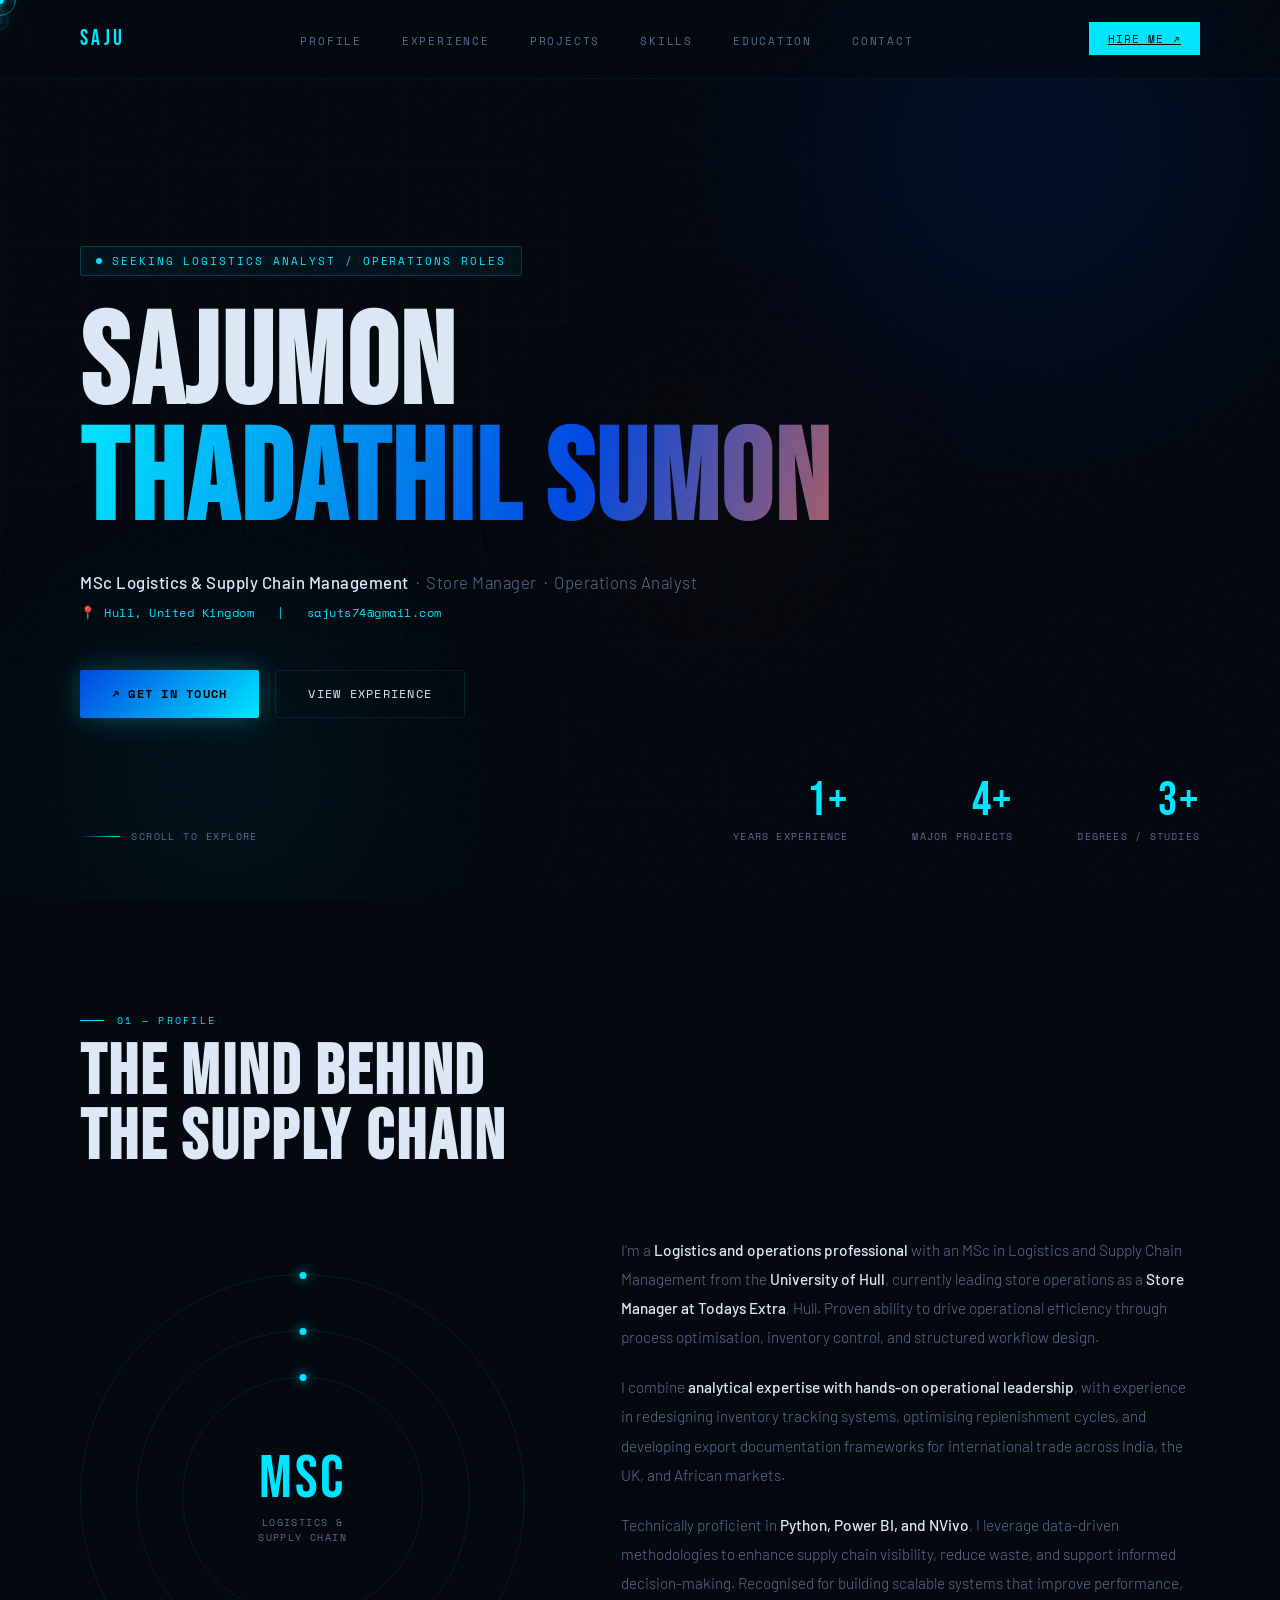
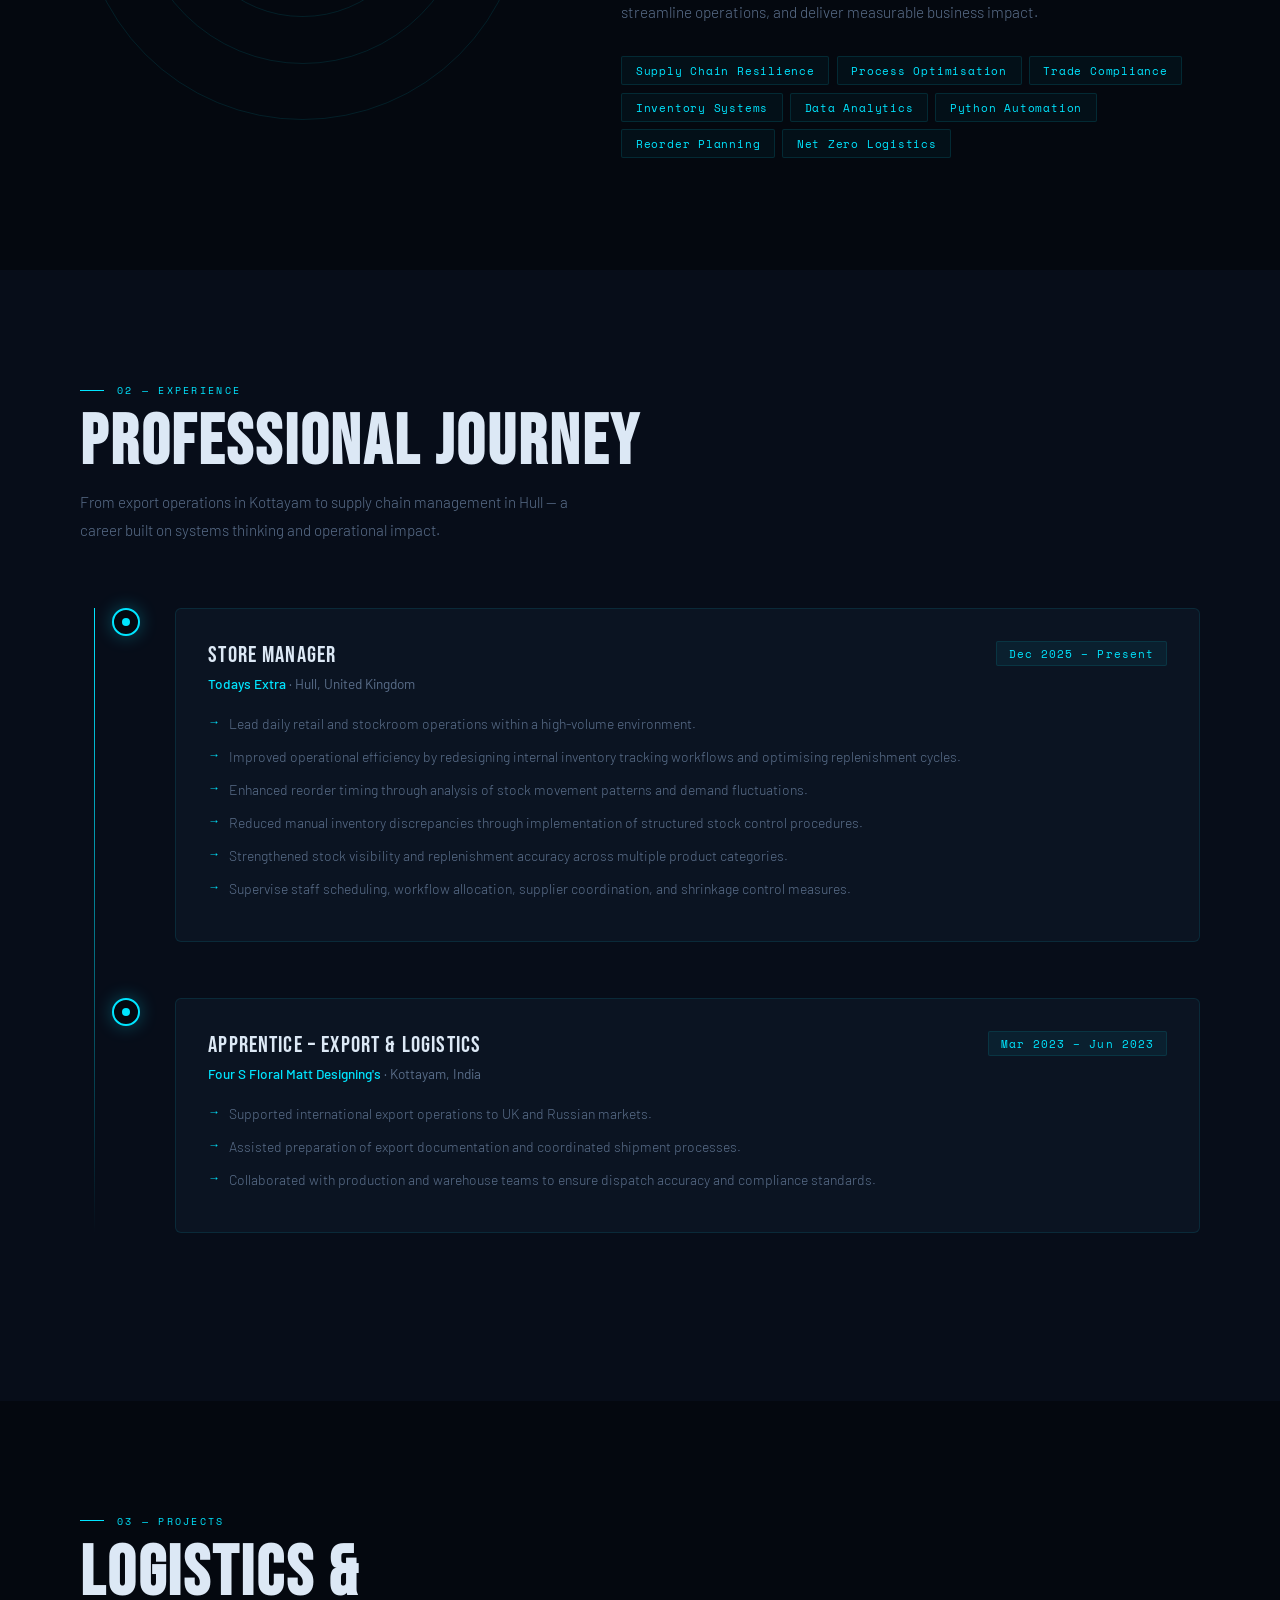
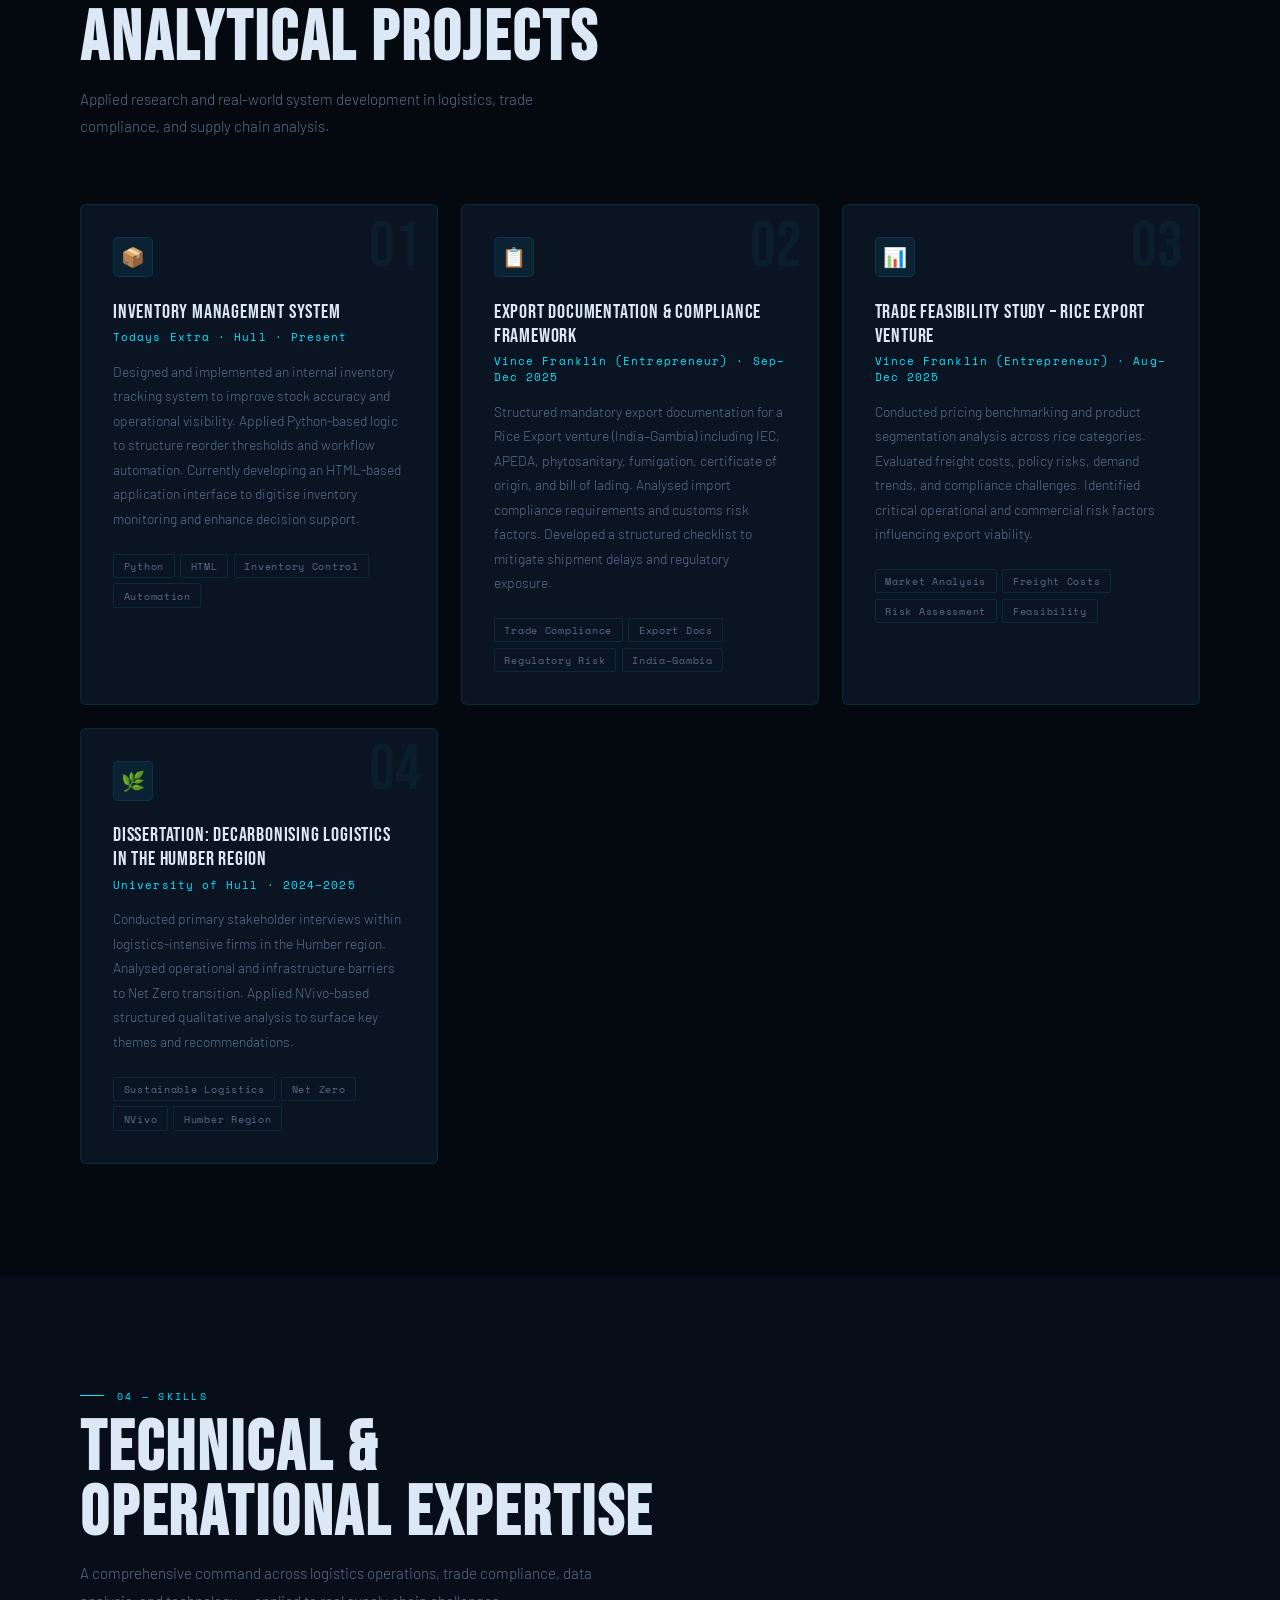
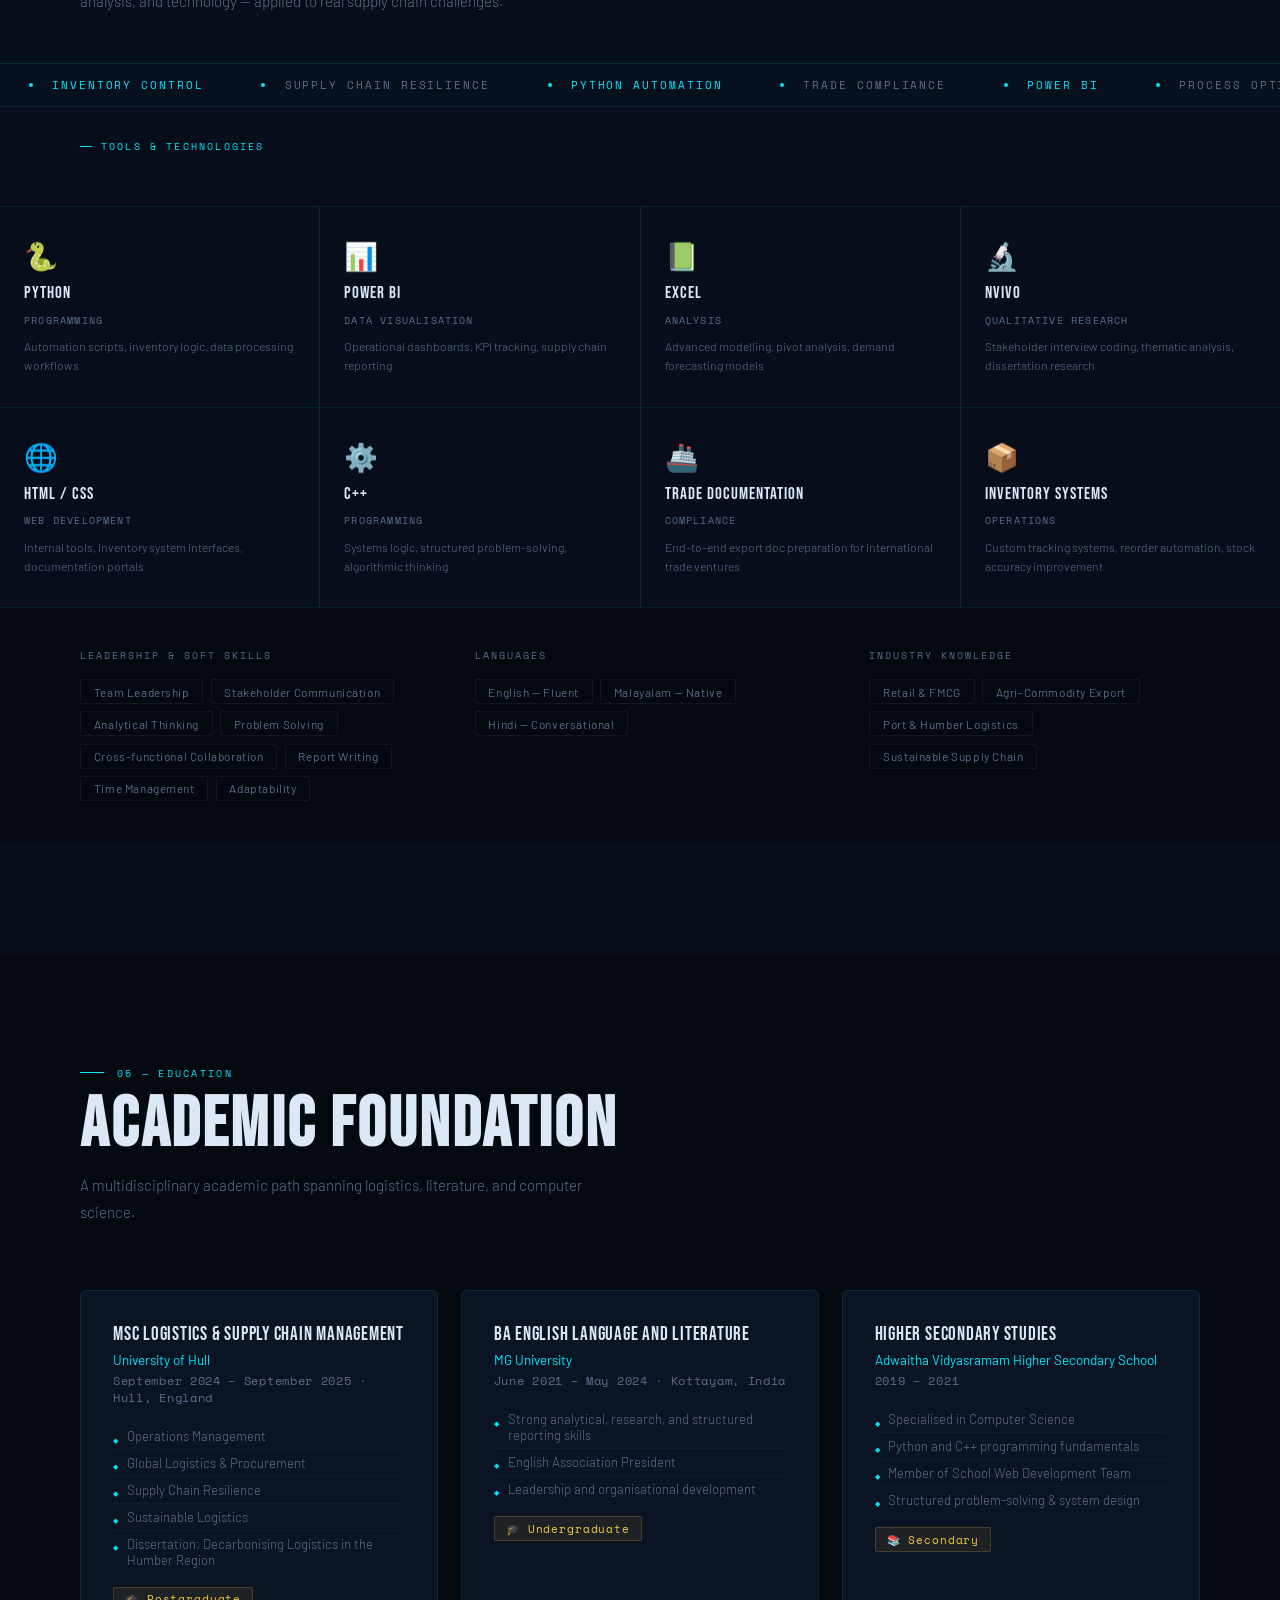
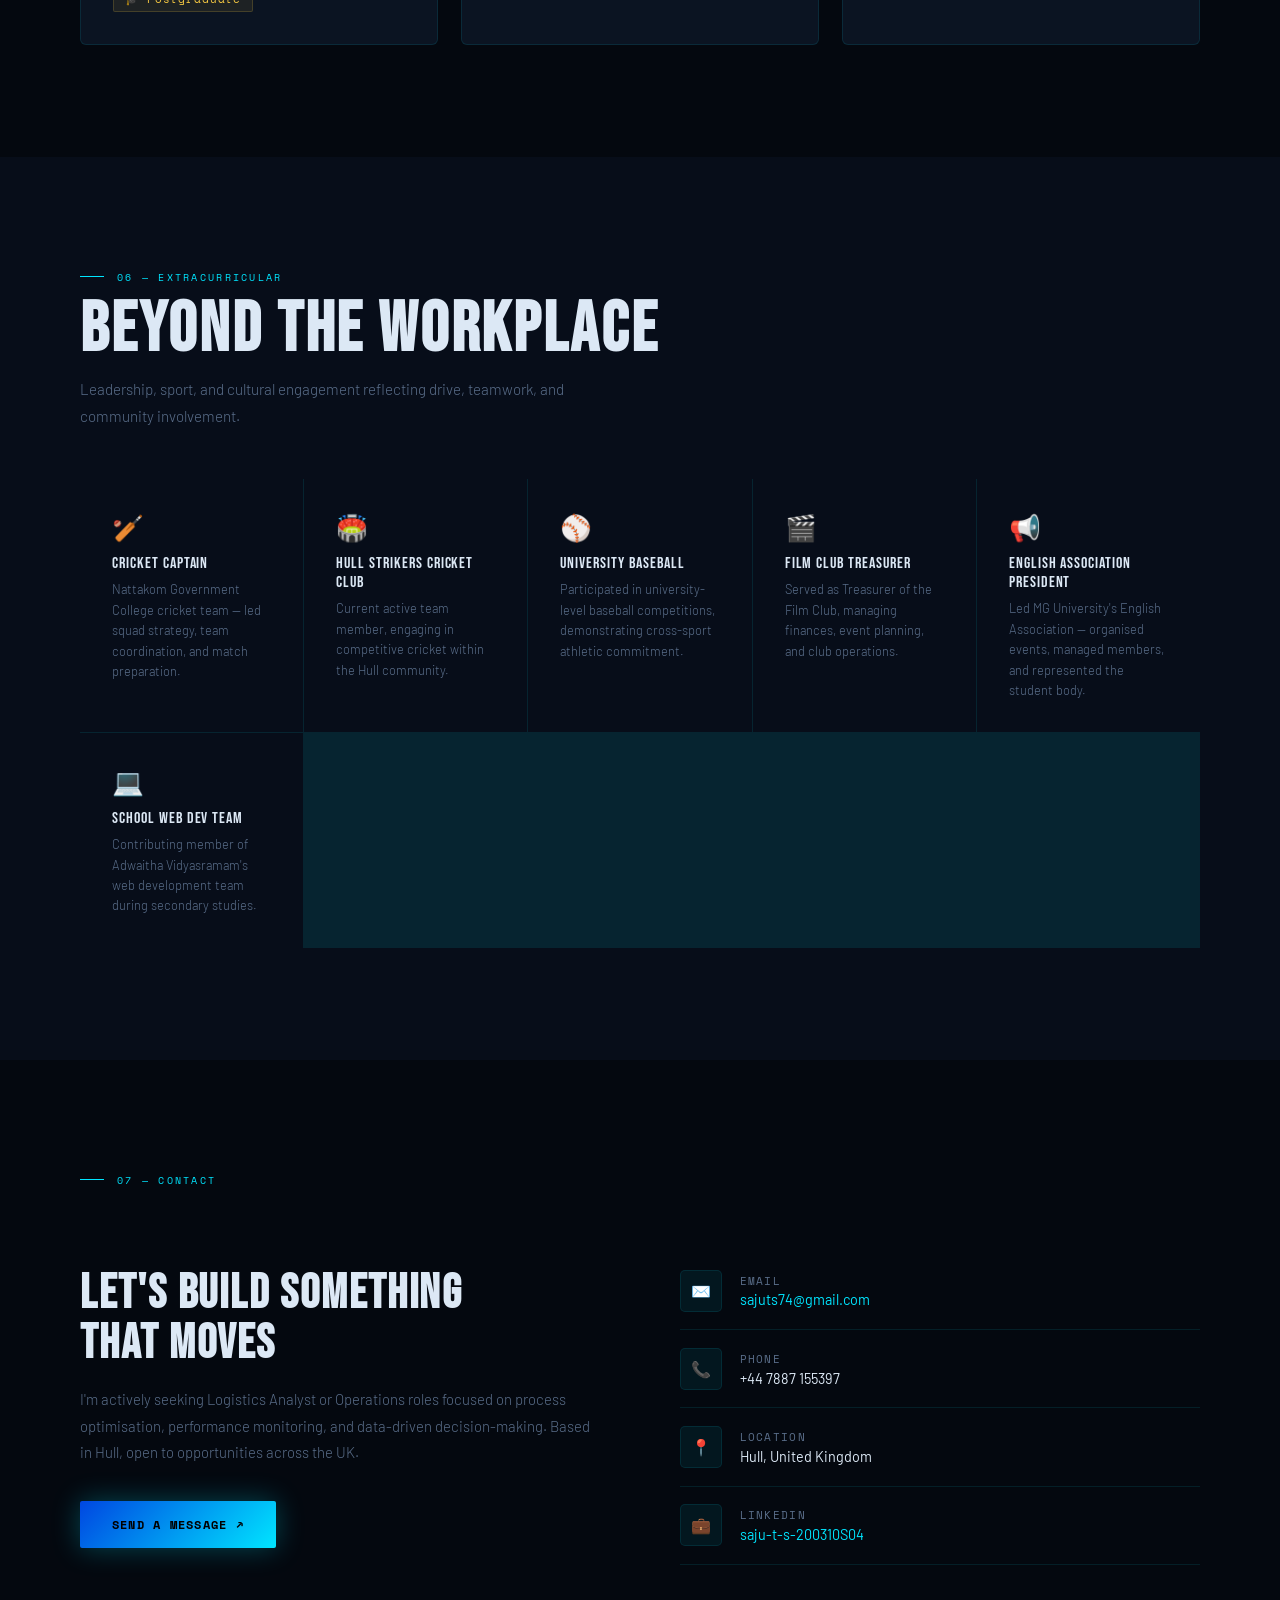
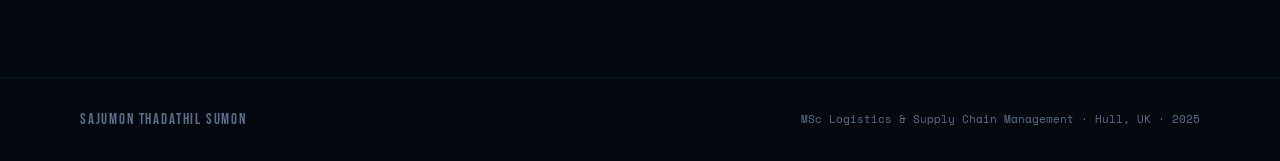
<file: index.html>
<!DOCTYPE html>
<html lang="en">

<head>
  <meta charset="UTF-8">
  <meta name="viewport" content="width=device-width, initial-scale=1.0">
  <title>Sajumon Thadathil Sumon</title>
  <meta property="og:image" content="https://raw.githubusercontent.com/sajuts/sajuts.github.io/main/img.png">
  <meta name="twitter:image" content="https://raw.githubusercontent.com/sajuts/sajuts.github.io/main/img.png">
  <link href="https://raw.githubusercontent.com/sajuts/sajuts.github.io/main/img.png" rel="icon">
  <link
    href="https://fonts.googleapis.com/css2?family=Bebas+Neue&family=Barlow:ital,wght@0,300;0,400;0,500;0,600;1,300&family=Space+Mono:wght@400;700&family=DM+Serif+Display:ital@0;1&display=swap"
    rel="stylesheet">
  <style>
    :root {
      --bg: #04080f;
      --surface: #070d19;
      --surface2: #0b1422;
      --surface3: #0f1a2e;
      --accent: #00e5ff;
      --accent2: #0047e1;
      --accent3: #ff6b2b;
      --gold: #f5c842;
      --text: #dce8f5;
      --muted: #5a6e8a;
      --border: rgba(0, 229, 255, 0.1);
      --border2: rgba(255, 255, 255, 0.05);
      --glow: 0 0 50px rgba(0, 229, 255, 0.12);
      --glow-strong: 0 0 80px rgba(0, 229, 255, 0.22);
    }

    *,
    *::before,
    *::after {
      box-sizing: border-box;
      margin: 0;
      padding: 0;
    }

    html {
      scroll-behavior: smooth;
    }

    body {
      font-family: 'Barlow', sans-serif;
      background: var(--bg);
      color: var(--text);
      overflow-x: hidden;
      cursor: none;
    }

    /* ========= CURSOR ========= */
    #cursor {
      width: 8px;
      height: 8px;
      background: var(--accent);
      border-radius: 50%;
      position: fixed;
      top: 0;
      left: 0;
      pointer-events: none;
      z-index: 9999;
      transform: translate(-50%, -50%);
      mix-blend-mode: screen;
      box-shadow: 0 0 12px var(--accent);
      transition: width .2s, height .2s;
    }

    #cursor-ring {
      width: 32px;
      height: 32px;
      border: 1px solid rgba(0, 229, 255, 0.45);
      border-radius: 50%;
      position: fixed;
      top: 0;
      left: 0;
      pointer-events: none;
      z-index: 9998;
      transform: translate(-50%, -50%);
      transition: width .3s, height .3s;
    }

    #cursor.hover {
      width: 16px;
      height: 16px;
    }

    #cursor-ring.hover {
      width: 48px;
      height: 48px;
    }

    /* ========= NOISE ========= */
    body::after {
      content: '';
      position: fixed;
      inset: 0;
      background-image: url("data:image/svg+xml,%3Csvg viewBox='0 0 256 256' xmlns='http://www.w3.org/2000/svg'%3E%3Cfilter id='n'%3E%3CfeTurbulence type='fractalNoise' baseFrequency='0.85' numOctaves='4' stitchTiles='stitch'/%3E%3C/filter%3E%3Crect width='100%25' height='100%25' filter='url(%23n)' opacity='0.04'/%3E%3C/svg%3E");
      pointer-events: none;
      z-index: 9990;
      opacity: 0.3;
    }

    /* ========= PROGRESS ========= */
    #progress {
      position: fixed;
      top: 0;
      left: 0;
      z-index: 500;
      height: 2px;
      background: linear-gradient(90deg, var(--accent2), var(--accent), var(--accent3));
      width: 0%;
      box-shadow: 0 0 10px var(--accent);
      transition: width .05s linear;
    }

    /* ========= NAV ========= */
    nav {
      position: fixed;
      top: 0;
      width: 100%;
      z-index: 200;
      padding: 1.4rem 5rem;
      display: flex;
      justify-content: space-between;
      align-items: center;
      background: rgba(4, 8, 15, 0.5);
      backdrop-filter: blur(28px);
      border-bottom: 1px solid rgba(0, 229, 255, 0.06);
      transition: padding .4s, background .4s;
    }

    nav.scrolled {
      padding: .8rem 5rem;
      background: rgba(4, 8, 15, 0.9);
    }

    .nav-logo {
      font-family: 'Bebas Neue', sans-serif;
      font-size: 1.4rem;
      color: var(--accent);
      letter-spacing: .15em;
      text-decoration: none;
    }

    .nav-links {
      display: flex;
      gap: 2.5rem;
      list-style: none;
    }

    .nav-links a {
      color: var(--muted);
      text-decoration: none;
      font-size: .7rem;
      letter-spacing: .16em;
      text-transform: uppercase;
      font-family: 'Space Mono', monospace;
      transition: color .3s;
      position: relative;
    }

    .nav-links a::after {
      content: '';
      position: absolute;
      bottom: -4px;
      left: 0;
      width: 0;
      height: 1px;
      background: var(--accent);
      transition: width .3s;
    }

    .nav-links a:hover {
      color: var(--accent);
    }

    .nav-links a:hover::after {
      width: 100%;
    }

    .nav-cta {
      font-family: 'Space Mono', monospace;
      font-size: .7rem;
      letter-spacing: .1em;
      text-transform: uppercase;
      color: #000;
      background: var(--accent);
      border: none;
      padding: .5rem 1.2rem;
      cursor: none;
      transition: box-shadow .3s, transform .2s;
    }

    .nav-cta:hover {
      box-shadow: 0 0 24px rgba(0, 229, 255, 0.5);
      transform: translateY(-1px);
    }

    /* ========= CANVAS ========= */
    #bg-canvas {
      position: fixed;
      inset: 0;
      z-index: 0;
      pointer-events: none;
      opacity: 0.5;
    }

    /* ========= HERO ========= */
    #hero {
      min-height: 100vh;
      display: flex;
      flex-direction: column;
      justify-content: center;
      padding: 9rem 5rem 5rem;
      position: relative;
      overflow: hidden;
      z-index: 1;
    }

    .hero-grid {
      position: absolute;
      inset: 0;
      background-image: linear-gradient(rgba(0, 229, 255, 0.03) 1px, transparent 1px),
        linear-gradient(90deg, rgba(0, 229, 255, 0.03) 1px, transparent 1px);
      background-size: 80px 80px;
      mask-image: radial-gradient(ellipse 80% 80% at 25% 50%, black 0%, transparent 100%);
    }

    .hero-orb {
      position: absolute;
      border-radius: 50%;
      filter: blur(100px);
      pointer-events: none;
    }

    .orb1 {
      width: 700px;
      height: 700px;
      background: radial-gradient(circle, rgba(0, 71, 225, 0.18) 0%, transparent 70%);
      top: -200px;
      right: -100px;
      animation: orbf 16s ease-in-out infinite;
    }

    .orb2 {
      width: 450px;
      height: 450px;
      background: radial-gradient(circle, rgba(0, 229, 255, 0.1) 0%, transparent 70%);
      bottom: -100px;
      left: 0;
      animation: orbf 20s ease-in-out infinite reverse;
    }

    .orb3 {
      width: 300px;
      height: 300px;
      background: radial-gradient(circle, rgba(255, 107, 43, 0.07) 0%, transparent 70%);
      top: 40%;
      left: 45%;
      animation: orbf 25s ease-in-out infinite;
    }

    @keyframes orbf {

      0%,
      100% {
        transform: translateY(0) scale(1)
      }

      50% {
        transform: translateY(-35px) scale(1.05)
      }
    }

    .hero-content {
      position: relative;
      z-index: 2;
      max-width: 900px;
    }

    .hero-badge {
      display: inline-flex;
      align-items: center;
      gap: .6rem;
      background: rgba(0, 229, 255, 0.05);
      border: 1px solid rgba(0, 229, 255, 0.2);
      padding: .38rem .95rem;
      border-radius: 3px;
      margin-bottom: 2rem;
      font-size: .68rem;
      letter-spacing: .18em;
      text-transform: uppercase;
      color: var(--accent);
      font-family: 'Space Mono', monospace;
      opacity: 0;
      transform: translateY(16px);
      animation: fadeUp .7s .2s forwards;
    }

    .hero-badge .pulse-dot {
      width: 6px;
      height: 6px;
      background: var(--accent);
      border-radius: 50%;
      animation: blink 2s infinite;
    }

    @keyframes blink {

      0%,
      100% {
        opacity: 1
      }

      50% {
        opacity: .2
      }
    }

    .hero-name {
      font-family: 'Bebas Neue', sans-serif;
      font-size: clamp(3.8rem, 10vw, 9.5rem);
      line-height: .9;
      letter-spacing: .02em;
      opacity: 0;
      transform: translateY(28px);
      animation: fadeUp .9s .4s forwards;
    }

    .hero-name .l1 {
      display: block;
      color: var(--text);
    }

    .hero-name .l2 {
      display: block;
      background: linear-gradient(105deg, var(--accent) 0%, var(--accent2) 55%, var(--accent3) 100%);
      -webkit-background-clip: text;
      -webkit-text-fill-color: transparent;
      background-clip: text;
    }

    .hero-tagline {
      margin-top: 1.8rem;
      font-size: clamp(.9rem, 1.6vw, 1.05rem);
      color: var(--muted);
      font-weight: 300;
      line-height: 1.7;
      letter-spacing: .03em;
      opacity: 0;
      transform: translateY(18px);
      animation: fadeUp .8s .6s forwards;
    }

    .hero-tagline strong {
      color: var(--text);
      font-weight: 500;
    }

    .hero-tagline .mono {
      font-family: 'Space Mono', monospace;
      font-size: .78rem;
      color: var(--accent);
    }

    .hero-cta {
      margin-top: 2.8rem;
      display: flex;
      gap: 1rem;
      flex-wrap: wrap;
      opacity: 0;
      transform: translateY(16px);
      animation: fadeUp .8s .8s forwards;
    }

    .btn-primary {
      display: inline-flex;
      align-items: center;
      gap: .5rem;
      background: linear-gradient(135deg, var(--accent2), var(--accent));
      color: #000;
      padding: .85rem 2rem;
      border-radius: 2px;
      font-weight: 700;
      font-size: .78rem;
      text-decoration: none;
      letter-spacing: .1em;
      text-transform: uppercase;
      font-family: 'Space Mono', monospace;
      box-shadow: 0 0 28px rgba(0, 229, 255, 0.28);
      transition: transform .3s, box-shadow .3s;
    }

    .btn-primary:hover {
      transform: translateY(-3px);
      box-shadow: 0 0 48px rgba(0, 229, 255, 0.45);
    }

    .btn-outline {
      display: inline-flex;
      align-items: center;
      gap: .5rem;
      border: 1px solid var(--border);
      color: var(--text);
      padding: .85rem 2rem;
      border-radius: 2px;
      font-weight: 400;
      font-size: .78rem;
      text-decoration: none;
      letter-spacing: .1em;
      text-transform: uppercase;
      font-family: 'Space Mono', monospace;
      transition: border-color .3s, color .3s, background .3s;
    }

    .btn-outline:hover {
      border-color: var(--accent);
      color: var(--accent);
      background: rgba(0, 229, 255, 0.04);
    }

    .hero-stats {
      position: absolute;
      bottom: 3.5rem;
      right: 5rem;
      display: flex;
      gap: 4rem;
      opacity: 0;
      animation: fadeUp .7s 1s forwards;
    }

    .stat {
      text-align: right;
    }

    .stat-num {
      font-family: 'Bebas Neue', sans-serif;
      font-size: 3rem;
      color: var(--accent);
      line-height: 1;
      letter-spacing: .04em;
    }

    .stat-label {
      font-size: .63rem;
      color: var(--muted);
      letter-spacing: .12em;
      text-transform: uppercase;
      margin-top: .25rem;
      font-family: 'Space Mono', monospace;
    }

    .scroll-hint {
      position: absolute;
      bottom: 3.5rem;
      left: 5rem;
      display: flex;
      align-items: center;
      gap: .7rem;
      color: var(--muted);
      font-size: .65rem;
      letter-spacing: .14em;
      text-transform: uppercase;
      font-family: 'Space Mono', monospace;
      opacity: 0;
      animation: fadeUp .7s 1.2s forwards;
    }

    .scroll-line {
      width: 40px;
      height: 1px;
      background: linear-gradient(90deg, transparent, var(--accent));
      overflow: hidden;
    }

    .scroll-line::after {
      content: '';
      display: block;
      width: 100%;
      height: 100%;
      background: var(--accent);
      transform: translateX(-100%);
      animation: slideR 2s 1.4s ease-in-out infinite;
    }

    @keyframes slideR {
      0% {
        transform: translateX(-100%)
      }

      100% {
        transform: translateX(100%)
      }
    }

    @keyframes fadeUp {
      to {
        opacity: 1;
        transform: translateY(0);
      }
    }

    /* ========= SECTION SHARED ========= */
    section {
      padding: 7rem 5rem;
      position: relative;
      z-index: 1;
    }

    .sec-label {
      display: flex;
      align-items: center;
      gap: .8rem;
      margin-bottom: .8rem;
      font-size: .65rem;
      letter-spacing: .22em;
      text-transform: uppercase;
      color: var(--accent);
      font-family: 'Space Mono', monospace;
    }

    .sec-label::before {
      content: '';
      width: 24px;
      height: 1px;
      background: var(--accent);
    }

    .sec-title {
      font-family: 'Bebas Neue', sans-serif;
      font-size: clamp(2.5rem, 5.5vw, 4.8rem);
      letter-spacing: .04em;
      line-height: .93;
      margin-bottom: .8rem;
    }

    .sec-sub {
      color: var(--muted);
      font-size: .95rem;
      max-width: 530px;
      line-height: 1.8;
      font-weight: 300;
    }

    /* ========= PROFILE ========= */
    #profile {
      background: var(--bg);
    }

    .profile-grid {
      display: grid;
      grid-template-columns: 1fr 1.3fr;
      gap: 6rem;
      align-items: center;
      margin-top: 4rem;
    }

    .profile-visual {
      position: relative;
      aspect-ratio: 1;
      display: flex;
      align-items: center;
      justify-content: center;
    }

    .pv-ring {
      position: absolute;
      border-radius: 50%;
      border: 1px solid var(--border);
    }

    .pv-ring:nth-child(1) {
      width: 75%;
      height: 75%;
      animation: ringR 28s linear infinite;
    }

    .pv-ring:nth-child(2) {
      width: 100%;
      height: 100%;
      animation: ringR 38s linear infinite reverse;
    }

    .pv-ring:nth-child(3) {
      width: 54%;
      height: 54%;
      animation: ringR 20s linear infinite;
    }

    .pv-ring::after {
      content: '';
      position: absolute;
      width: 7px;
      height: 7px;
      background: var(--accent);
      border-radius: 50%;
      top: -3.5px;
      left: 50%;
      transform: translateX(-50%);
      box-shadow: 0 0 12px var(--accent);
    }

    @keyframes ringR {
      from {
        transform: rotate(0deg)
      }

      to {
        transform: rotate(360deg)
      }
    }

    .pv-center {
      position: absolute;
      text-align: center;
    }

    .pv-degree {
      font-family: 'Bebas Neue', sans-serif;
      font-size: 3.8rem;
      color: var(--accent);
      line-height: 1;
      letter-spacing: .04em;
    }

    .pv-field {
      font-size: .62rem;
      letter-spacing: .14em;
      text-transform: uppercase;
      color: var(--muted);
      margin-top: .4rem;
      font-family: 'Space Mono', monospace;
      line-height: 1.5;
    }

    .profile-text p {
      color: var(--muted);
      line-height: 1.9;
      margin-bottom: 1.3rem;
      font-size: .96rem;
      font-weight: 300;
    }

    .profile-text p strong {
      color: var(--text);
      font-weight: 500;
    }

    .profile-pills {
      display: flex;
      flex-wrap: wrap;
      gap: .45rem;
      margin-top: 1.8rem;
    }

    .pill {
      background: rgba(0, 229, 255, 0.04);
      border: 1px solid rgba(0, 229, 255, 0.12);
      border-radius: 2px;
      padding: .32rem .85rem;
      font-size: .7rem;
      color: var(--accent);
      letter-spacing: .07em;
      font-family: 'Space Mono', monospace;
      transition: background .3s, border-color .3s;
    }

    .pill:hover {
      background: rgba(0, 229, 255, 0.12);
      border-color: var(--accent);
    }

    /* ========= EXPERIENCE ========= */
    #experience {
      background: var(--surface);
    }

    .exp-wrap {
      margin-top: 4rem;
      position: relative;
      padding-left: 32px;
    }

    .exp-vline {
      position: absolute;
      left: 14px;
      top: 0;
      bottom: 0;
      width: 1px;
      background: linear-gradient(180deg, var(--accent), transparent);
    }

    .exp-item {
      display: grid;
      grid-template-columns: 28px 1fr;
      gap: 2.2rem;
      margin-bottom: 3.5rem;
    }

    .exp-dot {
      width: 28px;
      height: 28px;
      border: 2px solid var(--accent);
      border-radius: 50%;
      background: var(--bg);
      display: flex;
      align-items: center;
      justify-content: center;
      z-index: 1;
      flex-shrink: 0;
      box-shadow: 0 0 18px rgba(0, 229, 255, 0.3);
    }

    .exp-dot::after {
      content: '';
      width: 8px;
      height: 8px;
      background: var(--accent);
      border-radius: 50%;
    }

    .exp-card {
      background: var(--surface2);
      border: 1px solid var(--border);
      border-radius: 6px;
      padding: 2rem;
      transition: border-color .3s, transform .35s, box-shadow .3s;
      position: relative;
      overflow: hidden;
    }

    .exp-card::before {
      content: '';
      position: absolute;
      top: 0;
      left: 0;
      right: 0;
      height: 2px;
      background: linear-gradient(90deg, var(--accent2), var(--accent), var(--accent3));
      opacity: 0;
      transition: opacity .3s;
    }

    .exp-card:hover {
      border-color: rgba(0, 229, 255, .28);
      transform: translateX(6px);
      box-shadow: var(--glow);
    }

    .exp-card:hover::before {
      opacity: 1;
    }

    .exp-meta {
      display: flex;
      justify-content: space-between;
      align-items: flex-start;
      margin-bottom: .35rem;
      flex-wrap: wrap;
      gap: .5rem;
    }

    .exp-role {
      font-family: 'Bebas Neue', sans-serif;
      font-size: 1.45rem;
      letter-spacing: .05em;
    }

    .exp-date {
      font-size: .67rem;
      color: var(--accent);
      letter-spacing: .1em;
      background: rgba(0, 229, 255, .06);
      border: 1px solid var(--border);
      padding: .22rem .75rem;
      border-radius: 2px;
      font-family: 'Space Mono', monospace;
    }

    .exp-company {
      color: var(--muted);
      font-size: .85rem;
      margin-bottom: 1.2rem;
    }

    .exp-company strong {
      color: var(--accent);
      font-weight: 500;
    }

    .exp-bullets {
      list-style: none;
    }

    .exp-bullets li {
      position: relative;
      padding-left: 1.3rem;
      color: var(--muted);
      font-size: .87rem;
      line-height: 1.8;
      margin-bottom: .5rem;
      font-weight: 300;
    }

    .exp-bullets li::before {
      content: '→';
      position: absolute;
      left: 0;
      color: var(--accent);
      font-size: .75rem;
    }

    /* ========= PROJECTS ========= */
    #projects {
      background: var(--bg);
    }

    .proj-grid {
      display: grid;
      grid-template-columns: repeat(auto-fit, minmax(320px, 1fr));
      gap: 1.4rem;
      margin-top: 4rem;
    }

    .proj-card {
      background: var(--surface2);
      border: 1px solid var(--border);
      border-radius: 6px;
      padding: 2rem;
      position: relative;
      overflow: hidden;
      transition: transform .4s, border-color .3s, box-shadow .3s;
    }

    .proj-card::after {
      content: '';
      position: absolute;
      inset: 0;
      background: radial-gradient(circle at var(--mx, 50%) var(--my, 50%), rgba(0, 229, 255, 0.06) 0%, transparent 55%);
      opacity: 0;
      transition: opacity .4s;
      pointer-events: none;
    }

    .proj-card:hover {
      transform: translateY(-7px);
      border-color: rgba(0, 229, 255, .28);
      box-shadow: var(--glow);
    }

    .proj-card:hover::after {
      opacity: 1;
    }

    .proj-num {
      font-family: 'Bebas Neue', sans-serif;
      font-size: 4rem;
      color: rgba(0, 229, 255, .05);
      line-height: 1;
      position: absolute;
      top: .6rem;
      right: 1rem;
    }

    .proj-icon {
      width: 40px;
      height: 40px;
      background: rgba(0, 229, 255, .07);
      border: 1px solid var(--border);
      border-radius: 5px;
      display: flex;
      align-items: center;
      justify-content: center;
      font-size: 1.2rem;
      margin-bottom: 1.4rem;
    }

    .proj-title {
      font-family: 'Bebas Neue', sans-serif;
      font-size: 1.25rem;
      margin-bottom: .35rem;
      letter-spacing: .04em;
    }

    .proj-client {
      font-size: .68rem;
      color: var(--accent);
      letter-spacing: .1em;
      margin-bottom: .9rem;
      font-family: 'Space Mono', monospace;
    }

    .proj-desc {
      color: var(--muted);
      font-size: .86rem;
      line-height: 1.78;
      margin-bottom: 1.4rem;
      font-weight: 300;
    }

    .proj-tags {
      display: flex;
      flex-wrap: wrap;
      gap: .35rem;
    }

    .tag {
      font-size: .65rem;
      padding: .2rem .6rem;
      border: 1px solid var(--border);
      border-radius: 2px;
      color: var(--muted);
      letter-spacing: .07em;
      font-family: 'Space Mono', monospace;
    }

    /* ========= SKILLS ========= */
    #skills {
      background: var(--surface);
      padding: 7rem 0;
    }

    .skills-head {
      padding: 0 5rem 3rem;
    }

    .skills-ticker {
      width: 100%;
      overflow: hidden;
      border-top: 1px solid var(--border);
      border-bottom: 1px solid var(--border);
      padding: .8rem 0;
      margin-bottom: 0;
      background: rgba(0, 229, 255, 0.015);
    }

    .ticker-inner {
      display: flex;
      width: max-content;
      animation: tick 32s linear infinite;
    }

    .ticker-inner:hover {
      animation-play-state: paused;
    }

    @keyframes tick {
      from {
        transform: translateX(0)
      }

      to {
        transform: translateX(-50%)
      }
    }

    .ticker-item {
      display: flex;
      align-items: center;
      gap: 1.2rem;
      padding: 0 1.8rem;
      font-size: .67rem;
      letter-spacing: .18em;
      text-transform: uppercase;
      color: var(--muted);
      font-family: 'Space Mono', monospace;
      white-space: nowrap;
    }

    .ticker-item.hi {
      color: var(--accent);
    }

    .tdot {
      width: 4px;
      height: 4px;
      background: var(--accent);
      border-radius: 50%;
      flex-shrink: 0;
    }

    .skills-bento {
      display: grid;
      grid-template-columns: 1fr 1fr 1fr;
      gap: 1px;
      background: var(--border);
    }

    .sb {
      background: var(--surface);
      padding: 3.5rem 5rem;
      position: relative;
      overflow: hidden;
      transition: background .3s;
    }

    .sb:hover {
      background: var(--surface2);
    }

    .sb::before {
      content: '';
      position: absolute;
      left: 0;
      top: 0;
      bottom: 0;
      width: 2px;
      background: linear-gradient(180deg, transparent, var(--accent), transparent);
      opacity: 0;
      transition: opacity .4s;
    }

    .sb:hover::before {
      opacity: 1;
    }

    .sb--wide {
      grid-column: span 2;
    }

    .sb--full {
      grid-column: span 3;
      padding: 0;
      flex-direction: column;
      display: flex;
    }

    .sb-label {
      font-size: .62rem;
      letter-spacing: .22em;
      text-transform: uppercase;
      color: var(--accent);
      font-family: 'Space Mono', monospace;
      margin-bottom: 1.8rem;
      display: flex;
      align-items: center;
      gap: .55rem;
    }

    .sb-label::before {
      content: '';
      width: 12px;
      height: 1px;
      background: var(--accent);
    }

    .sb-title {
      font-family: 'Bebas Neue', sans-serif;
      font-size: 1.6rem;
      letter-spacing: .05em;
      margin-bottom: 1.8rem;
    }

    .sb-bg {
      position: absolute;
      bottom: -1rem;
      right: .5rem;
      font-family: 'Bebas Neue', sans-serif;
      font-size: 8rem;
      color: rgba(0, 229, 255, 0.022);
      line-height: 1;
      pointer-events: none;
    }

    .comp-grid {
      display: flex;
      flex-wrap: wrap;
      gap: .55rem;
    }

    .comp-tag {
      display: inline-flex;
      align-items: center;
      gap: .45rem;
      padding: .55rem 1rem;
      border: 1px solid rgba(0, 229, 255, 0.1);
      border-radius: 3px;
      font-size: .76rem;
      color: var(--text);
      font-weight: 300;
      letter-spacing: .04em;
      transition: border-color .3s, background .3s, color .3s, transform .25s;
      background: rgba(0, 229, 255, 0.025);
      position: relative;
      overflow: hidden;
    }

    .comp-tag:hover {
      border-color: var(--accent);
      color: var(--accent);
      transform: translateY(-2px);
    }

    .prof-list {
      list-style: none;
    }

    .prof-item {
      display: flex;
      align-items: center;
      justify-content: space-between;
      padding: .9rem 0;
      border-bottom: 1px solid rgba(255, 255, 255, .03);
      transition: padding-left .25s;
    }

    .prof-item:hover {
      padding-left: .5rem;
    }

    .prof-item:last-child {
      border-bottom: none;
    }

    .prof-name {
      font-size: .86rem;
      color: var(--text);
      font-weight: 400;
    }

    .prof-level {
      display: flex;
      align-items: center;
      gap: .3rem;
    }

    .ldot {
      width: 6px;
      height: 6px;
      border-radius: 50%;
      border: 1px solid rgba(0, 229, 255, 0.25);
    }

    .ldot.f {
      background: var(--accent);
      border-color: var(--accent);
      box-shadow: 0 0 5px rgba(0, 229, 255, 0.4);
    }

    .ldot.h {
      background: linear-gradient(90deg, var(--accent) 50%, transparent 50%);
      border-color: var(--accent);
    }

    .llabel {
      font-size: .62rem;
      color: var(--muted);
      letter-spacing: .1em;
      text-transform: uppercase;
      font-family: 'Space Mono', monospace;
      margin-left: .35rem;
      min-width: 68px;
      text-align: right;
    }

    .tools-grid {
      display: grid;
      grid-template-columns: repeat(4, 1fr);
      gap: 1px;
      background: var(--border);
    }

    .tool-item {
      background: var(--surface);
      padding: 2rem 1.5rem;
      display: flex;
      flex-direction: column;
      align-items: flex-start;
      gap: .6rem;
      transition: background .3s;
      position: relative;
      overflow: hidden;
    }

    .tool-item::after {
      content: '';
      position: absolute;
      bottom: 0;
      left: 0;
      right: 0;
      height: 1px;
      background: linear-gradient(90deg, transparent, var(--accent), transparent);
      opacity: 0;
      transition: opacity .3s;
    }

    .tool-item:hover {
      background: var(--surface2);
    }

    .tool-item:hover::after {
      opacity: 1;
    }

    .tool-icon {
      font-size: 1.7rem;
    }

    .tool-name {
      font-family: 'Bebas Neue', sans-serif;
      font-size: 1.05rem;
      letter-spacing: .06em;
    }

    .tool-cat {
      font-size: .62rem;
      color: var(--muted);
      letter-spacing: .12em;
      text-transform: uppercase;
      font-family: 'Space Mono', monospace;
    }

    .tool-desc {
      font-size: .76rem;
      color: var(--muted);
      line-height: 1.55;
      font-weight: 300;
    }

    .skills-bottom {
      background: var(--bg);
      border-top: 1px solid var(--border);
      padding: 2.5rem 5rem;
      display: flex;
      gap: 4rem;
    }

    .sb-grp {
      flex: 1;
    }

    .sb-grp-title {
      font-size: .62rem;
      letter-spacing: .2em;
      text-transform: uppercase;
      color: var(--muted);
      font-family: 'Space Mono', monospace;
      margin-bottom: 1rem;
    }

    .sb-tags {
      display: flex;
      flex-wrap: wrap;
      gap: .45rem;
    }

    .sb-tag {
      padding: .28rem .8rem;
      border: 1px solid rgba(255, 255, 255, .06);
      border-radius: 2px;
      font-size: .74rem;
      color: var(--muted);
      letter-spacing: .05em;
      transition: border-color .3s, color .3s;
    }

    .sb-tag:hover {
      border-color: rgba(0, 229, 255, .3);
      color: var(--text);
    }

    /* ========= EDUCATION ========= */
    #education {
      background: var(--bg);
    }

    .edu-grid {
      display: grid;
      grid-template-columns: repeat(auto-fit, minmax(290px, 1fr));
      gap: 1.4rem;
      margin-top: 4rem;
    }

    .edu-card {
      background: var(--surface2);
      border: 1px solid var(--border);
      border-radius: 6px;
      padding: 2rem;
      transition: border-color .3s, transform .3s;
      position: relative;
      overflow: hidden;
    }

    .edu-card::after {
      content: '';
      position: absolute;
      bottom: 0;
      left: 0;
      right: 0;
      height: 3px;
      background: linear-gradient(90deg, var(--accent2), var(--accent), var(--accent3));
      transform: scaleX(0);
      transform-origin: left;
      transition: transform .4s;
    }

    .edu-card:hover {
      border-color: rgba(0, 229, 255, .28);
      transform: translateY(-4px);
    }

    .edu-card:hover::after {
      transform: scaleX(1);
    }

    .edu-degree {
      font-family: 'Bebas Neue', sans-serif;
      font-size: 1.2rem;
      margin-bottom: .35rem;
      letter-spacing: .04em;
    }

    .edu-school {
      color: var(--accent);
      font-size: .84rem;
      margin-bottom: .25rem;
    }

    .edu-date {
      color: var(--muted);
      font-size: .72rem;
      letter-spacing: .06em;
      margin-bottom: 1.1rem;
      font-family: 'Space Mono', monospace;
    }

    .edu-list {
      list-style: none;
    }

    .edu-list li {
      padding: .3rem 0;
      border-bottom: 1px solid rgba(255, 255, 255, .03);
      font-size: .82rem;
      color: var(--muted);
      display: flex;
      align-items: flex-start;
      gap: .55rem;
      font-weight: 300;
    }

    .edu-list li:last-child {
      border-bottom: none;
    }

    .edu-list li::before {
      content: '◆';
      color: var(--accent);
      font-size: .42rem;
      margin-top: .45rem;
      flex-shrink: 0;
    }

    .edu-badge {
      display: inline-block;
      margin-top: .9rem;
      background: rgba(245, 200, 66, .08);
      border: 1px solid rgba(245, 200, 66, .18);
      color: var(--gold);
      font-size: .67rem;
      padding: .22rem .7rem;
      border-radius: 2px;
      letter-spacing: .08em;
      font-family: 'Space Mono', monospace;
    }

    /* ========= EXTRA ========= */
    #extra {
      background: var(--surface);
    }

    .extra-grid {
      display: grid;
      grid-template-columns: repeat(auto-fit, minmax(200px, 1fr));
      gap: 1px;
      background: var(--border);
      margin-top: 3rem;
    }

    .extra-item {
      background: var(--surface);
      padding: 2rem;
      transition: background .3s;
    }

    .extra-item:hover {
      background: var(--surface2);
    }

    .extra-icon {
      font-size: 1.6rem;
      margin-bottom: .7rem;
    }

    .extra-title {
      font-family: 'Bebas Neue', sans-serif;
      font-size: 1rem;
      letter-spacing: .06em;
      margin-bottom: .4rem;
    }

    .extra-desc {
      color: var(--muted);
      font-size: .8rem;
      line-height: 1.6;
      font-weight: 300;
    }

    /* ========= CONTACT ========= */
    #contact {
      background: var(--bg);
    }

    .contact-grid {
      display: grid;
      grid-template-columns: 1fr 1fr;
      gap: 5rem;
      align-items: center;
      margin-top: 4rem;
    }

    .contact-cta-title {
      font-family: 'Bebas Neue', sans-serif;
      font-size: clamp(2rem, 4vw, 3rem);
      margin-bottom: 1rem;
      line-height: 1.05;
      letter-spacing: .04em;
    }

    .contact-sub {
      color: var(--muted);
      line-height: 1.8;
      margin-bottom: 2.2rem;
      font-size: .93rem;
      font-weight: 300;
    }

    .contact-item {
      display: flex;
      align-items: center;
      gap: 1.1rem;
      padding: 1.1rem 0;
      border-bottom: 1px solid var(--border);
      transition: padding-left .3s;
    }

    .contact-item:hover {
      padding-left: .45rem;
    }

    .c-icon {
      width: 42px;
      height: 42px;
      background: rgba(0, 229, 255, .07);
      border: 1px solid var(--border);
      border-radius: 5px;
      display: flex;
      align-items: center;
      justify-content: center;
      font-size: 1rem;
      flex-shrink: 0;
      transition: background .3s, border-color .3s;
    }

    .contact-item:hover .c-icon {
      background: rgba(0, 229, 255, .14);
      border-color: var(--accent);
    }

    .c-label {
      font-size: .67rem;
      color: var(--muted);
      text-transform: uppercase;
      letter-spacing: .12em;
      margin-bottom: .18rem;
      font-family: 'Space Mono', monospace;
    }

    .c-val {
      font-size: .9rem;
    }

    .c-val a {
      color: var(--accent);
      text-decoration: none;
    }

    /* ========= FOOTER ========= */
    footer {
      padding: 2rem 5rem;
      border-top: 1px solid var(--border);
      display: flex;
      justify-content: space-between;
      align-items: center;
      background: var(--bg);
      position: relative;
      z-index: 1;
    }

    .footer-logo {
      font-family: 'Bebas Neue', sans-serif;
      font-size: .95rem;
      color: var(--muted);
      letter-spacing: .12em;
    }

    .footer-copy {
      font-size: .68rem;
      color: var(--muted);
      font-family: 'Space Mono', monospace;
    }

    /* ========= REVEAL ========= */
    .reveal {
      opacity: 0;
      transform: translateY(36px);
      transition: opacity .75s cubic-bezier(.16, 1, .3, 1), transform .75s cubic-bezier(.16, 1, .3, 1);
    }

    .reveal.visible {
      opacity: 1;
      transform: translateY(0);
    }

    .d1 {
      transition-delay: .1s;
    }

    .d2 {
      transition-delay: .22s;
    }

    .d3 {
      transition-delay: .36s;
    }

    /* ========= HAMBURGER ========= */
    .hamburger {
      display: none;
      flex-direction: column;
      gap: 5px;
      background: none;
      border: none;
      cursor: none;
      padding: 4px;
    }

    .hamburger span {
      display: block;
      width: 22px;
      height: 2px;
      background: var(--text);
      border-radius: 2px;
      transition: transform .3s, opacity .3s;
    }

    .mob-nav {
      position: fixed;
      inset: 0;
      background: rgba(4, 8, 15, .97);
      backdrop-filter: blur(24px);
      z-index: 190;
      display: none;
      flex-direction: column;
      align-items: center;
      justify-content: center;
      gap: 2.5rem;
    }

    .mob-nav.open {
      display: flex;
    }

    .mob-nav a {
      font-family: 'Bebas Neue', sans-serif;
      font-size: 2.2rem;
      color: var(--text);
      text-decoration: none;
      letter-spacing: .08em;
      transition: color .3s;
    }

    .mob-nav a:hover {
      color: var(--accent);
    }

    @media (max-width:960px) {

      nav,
      nav.scrolled {
        padding: .85rem 1.5rem;
      }

      .nav-links,
      .nav-cta {
        display: none;
      }

      .hamburger {
        display: flex;
      }

      section {
        padding: 5rem 1.5rem;
      }

      #hero {
        padding: 7rem 1.5rem 5rem;
      }

      .profile-grid,
      .contact-grid {
        grid-template-columns: 1fr;
        gap: 3rem;
      }

      .profile-visual {
        display: none;
      }

      .hero-stats {
        position: static;
        margin-top: 3rem;
        flex-wrap: wrap;
      }

      .stat {
        text-align: left;
      }

      .scroll-hint {
        display: none;
      }

      .skills-head {
        padding: 0 1.5rem 2.5rem;
      }

      #skills {
        padding: 5rem 0;
      }

      .skills-bento {
        grid-template-columns: 1fr;
      }

      .sb--wide,
      .sb--full {
        grid-column: span 1;
      }

      .sb {
        padding: 2.5rem 1.5rem;
      }

      .tools-grid {
        grid-template-columns: 1fr 1fr;
      }

      .skills-bottom {
        flex-direction: column;
        gap: 2rem;
        padding: 2rem 1.5rem;
      }

      footer {
        flex-direction: column;
        gap: .5rem;
        text-align: center;
        padding: 1.5rem;
      }
    }
  </style>
</head>

<body>

  <div id="progress"></div>
  <div id="cursor"></div>
  <div id="cursor-ring"></div>
  <canvas id="bg-canvas"></canvas>

  <!-- NAV -->
  <nav id="navbar">
    <a href="#hero" class="nav-logo">SAJU</a>
    <ul class="nav-links">
      <li><a href="#profile">Profile</a></li>
      <li><a href="#experience">Experience</a></li>
      <li><a href="#projects">Projects</a></li>
      <li><a href="#skills">Skills</a></li>
      <li><a href="#education">Education</a></li>
      <li><a href="#contact">Contact</a></li>
    </ul>
    <a href="mailto:sajuts74@gmail.com" class="nav-cta">Hire Me ↗</a>
    <button class="hamburger" id="ham" aria-label="Menu"><span></span><span></span><span></span></button>
  </nav>
  <div class="mob-nav" id="mobNav">
    <a href="#profile" onclick="closeMob()">Profile</a>
    <a href="#experience" onclick="closeMob()">Experience</a>
    <a href="#projects" onclick="closeMob()">Projects</a>
    <a href="#skills" onclick="closeMob()">Skills</a>
    <a href="#education" onclick="closeMob()">Education</a>
    <a href="#contact" onclick="closeMob()">Contact</a>
  </div>

  <!-- HERO -->
  <section id="hero">
    <div class="hero-grid"></div>
    <div class="hero-orb orb1"></div>
    <div class="hero-orb orb2"></div>
    <div class="hero-orb orb3"></div>
    <div class="hero-content">
      <div class="hero-badge"><span class="pulse-dot"></span>Seeking Logistics Analyst / Operations Roles</div>
      <h1 class="hero-name">
        <span class="l1">Sajumon</span>
        <span class="l2">Thadathil Sumon</span>
      </h1>
      <p class="hero-tagline">
        <strong>MSc Logistics &amp; Supply Chain Management</strong> &nbsp;·&nbsp;
        Store Manager &nbsp;·&nbsp; Operations Analyst<br>
        <span class="mono">📍 Hull, United Kingdom &nbsp;&nbsp;|&nbsp;&nbsp; sajuts74@gmail.com
      </p>
      <div class="hero-cta">
        <a href="#contact" class="btn-primary">↗ Get In Touch</a>
        <a href="#experience" class="btn-outline">View Experience</a>
      </div>
    </div>
    <div class="hero-stats">
      <div class="stat">
        <div class="stat-num" data-count="1">0</div>
        <div class="stat-label">Years Experience</div>
      </div>
      <div class="stat">
        <div class="stat-num" data-count="4">0</div>
        <div class="stat-label">Major Projects</div>
      </div>
      <div class="stat">
        <div class="stat-num" data-count="3">0</div>
        <div class="stat-label">Degrees / Studies</div>
      </div>
    </div>
    <div class="scroll-hint">
      <div class="scroll-line"></div>Scroll to explore
    </div>
  </section>

  <!-- PROFILE -->
  <section id="profile">
    <div class="sec-label">01 — Profile</div>
    <h2 class="sec-title reveal">The Mind Behind<br>the Supply Chain</h2>
    <div class="profile-grid">
      <div class="profile-visual reveal">
        <div class="pv-ring"></div>
        <div class="pv-ring"></div>
        <div class="pv-ring"></div>
        <div class="pv-center">
          <div class="pv-degree">MSc</div>
          <div class="pv-field">Logistics &<br>Supply Chain</div>
        </div>
      </div>
      <div class="profile-text">
        <p class="reveal">
          I'm a <strong>Logistics and operations professional</strong> with an MSc in Logistics and Supply Chain Management from
          the
          <strong>University of Hull</strong>, currently leading store operations as a <strong>Store Manager at Todays
            Extra</strong>, Hull.
          Proven ability to drive operational efficiency through process optimisation, inventory control, and structured
          workflow design.
        </p>
        
        <p class="reveal d1">
          I combine <strong>analytical expertise with hands-on operational leadership</strong>, with experience in redesigning
          inventory tracking systems,
          optimising replenishment cycles, and developing export documentation frameworks for international trade across India,
          the UK, and African markets.
        </p>
        
        <p class="reveal d2">
          Technically proficient in <strong>Python, Power BI, and NVivo</strong>, I leverage data-driven methodologies to
          enhance supply chain visibility,
          reduce waste, and support informed decision-making. Recognised for building scalable systems that improve performance,
          streamline operations,
          and deliver measurable business impact.
        </p>
        <div class="profile-pills reveal d3">
          <span class="pill">Supply Chain Resilience</span>
          <span class="pill">Process Optimisation</span>
          <span class="pill">Trade Compliance</span>
          <span class="pill">Inventory Systems</span>
          <span class="pill">Data Analytics</span>
          <span class="pill">Python Automation</span>
          <span class="pill">Reorder Planning</span>
          <span class="pill">Net Zero Logistics</span>
        </div>
      </div>
    </div>
  </section>

  <!-- EXPERIENCE -->
  <section id="experience">
    <div class="sec-label">02 — Experience</div>
    <h2 class="sec-title reveal">Professional Journey</h2>
    <p class="sec-sub reveal d1">From export operations in Kottayam to supply chain management in Hull — a career built
      on systems thinking and operational impact.</p>
    <div class="exp-wrap">
      <div class="exp-vline"></div>

      <div class="exp-item reveal">
        <div class="exp-dot"></div>
        <div class="exp-card">
          <div class="exp-meta">
            <div class="exp-role">Store Manager</div>
            <div class="exp-date">Dec 2025 – Present</div>
          </div>
          <div class="exp-company"><strong>Todays Extra</strong> · Hull, United Kingdom</div>
          <ul class="exp-bullets">
            <li>Lead daily retail and stockroom operations within a high-volume environment.</li>
            <li>Improved operational efficiency by redesigning internal inventory tracking workflows and optimising
              replenishment cycles.</li>
            <li>Enhanced reorder timing through analysis of stock movement patterns and demand fluctuations.</li>
            <li>Reduced manual inventory discrepancies through implementation of structured stock control procedures.
            </li>
            <li>Strengthened stock visibility and replenishment accuracy across multiple product categories.</li>
            <li>Supervise staff scheduling, workflow allocation, supplier coordination, and shrinkage control measures.
            </li>
          </ul>
        </div>
      </div>

      <div class="exp-item reveal d1">
        <div class="exp-dot"></div>
        <div class="exp-card">
          <div class="exp-meta">
            <div class="exp-role">Apprentice – Export &amp; Logistics</div>
            <div class="exp-date">Mar 2023 – Jun 2023</div>
          </div>
          <div class="exp-company"><strong>Four S Floral Matt Designing's</strong> · Kottayam, India</div>
          <ul class="exp-bullets">
            <li>Supported international export operations to UK and Russian markets.</li>
            <li>Assisted preparation of export documentation and coordinated shipment processes.</li>
            <li>Collaborated with production and warehouse teams to ensure dispatch accuracy and compliance standards.
            </li>
          </ul>
        </div>
      </div>

    </div>
  </section>

  <!-- PROJECTS -->
  <section id="projects">
    <div class="sec-label">03 — Projects</div>
    <h2 class="sec-title reveal">Logistics &<br>Analytical Projects</h2>
    <p class="sec-sub reveal d1">Applied research and real-world system development in logistics, trade compliance, and
      supply chain analysis.</p>
    <div class="proj-grid">
      <div class="proj-card reveal">
        <div class="proj-num">01</div>
        <div class="proj-icon">📦</div>
        <div class="proj-title">Inventory Management System</div>
        <div class="proj-client">Todays Extra · Hull · Present</div>
        <p class="proj-desc">Designed and implemented an internal inventory tracking system to improve stock accuracy
          and operational visibility. Applied Python-based logic to structure reorder thresholds and workflow
          automation. Currently developing an HTML-based application interface to digitise inventory monitoring and
          enhance decision support.</p>
        <div class="proj-tags">
          <span class="tag">Python</span><span class="tag">HTML</span><span class="tag">Inventory Control</span><span
            class="tag">Automation</span>
        </div>
      </div>
      <div class="proj-card reveal d1">
        <div class="proj-num">02</div>
        <div class="proj-icon">📋</div>
        <div class="proj-title">Export Documentation &amp; Compliance Framework</div>
        <div class="proj-client">Vince Franklin (Entrepreneur) · Sep–Dec 2025</div>
        <p class="proj-desc">Structured mandatory export documentation for a Rice Export venture (India–Gambia)
          including IEC, APEDA, phytosanitary, fumigation, certificate of origin, and bill of lading. Analysed import
          compliance requirements and customs risk factors. Developed a structured checklist to mitigate shipment delays
          and regulatory exposure.</p>
        <div class="proj-tags">
          <span class="tag">Trade Compliance</span><span class="tag">Export Docs</span><span class="tag">Regulatory
            Risk</span><span class="tag">India–Gambia</span>
        </div>
      </div>
      <div class="proj-card reveal d2">
        <div class="proj-num">03</div>
        <div class="proj-icon">📊</div>
        <div class="proj-title">Trade Feasibility Study – Rice Export Venture</div>
        <div class="proj-client">Vince Franklin (Entrepreneur) · Aug–Dec 2025</div>
        <p class="proj-desc">Conducted pricing benchmarking and product segmentation analysis across rice categories.
          Evaluated freight costs, policy risks, demand trends, and compliance challenges. Identified critical
          operational and commercial risk factors influencing export viability.</p>
        <div class="proj-tags">
          <span class="tag">Market Analysis</span><span class="tag">Freight Costs</span><span class="tag">Risk
            Assessment</span><span class="tag">Feasibility</span>
        </div>
      </div>
      <div class="proj-card reveal d3">
        <div class="proj-num">04</div>
        <div class="proj-icon">🌿</div>
        <div class="proj-title">Dissertation: Decarbonising Logistics in the Humber Region</div>
        <div class="proj-client">University of Hull · 2024–2025</div>
        <p class="proj-desc">Conducted primary stakeholder interviews within logistics-intensive firms in the Humber
          region. Analysed operational and infrastructure barriers to Net Zero transition. Applied NVivo-based
          structured qualitative analysis to surface key themes and recommendations.</p>
        <div class="proj-tags">
          <span class="tag">Sustainable Logistics</span><span class="tag">Net Zero</span><span
            class="tag">NVivo</span><span class="tag">Humber Region</span>
        </div>
      </div>
    </div>
  </section>

  <!-- SKILLS -->
  <section id="skills">
    <div class="skills-head">
      <div class="sec-label">04 — Skills</div>
      <h2 class="sec-title reveal">Technical &<br>Operational Expertise</h2>
      <p class="sec-sub reveal d1">A comprehensive command across logistics operations, trade compliance, data analysis,
        and technology — applied to real supply chain challenges.</p>
    </div>

    <div class="skills-ticker reveal">
      <div class="ticker-inner">
        <span class="ticker-item hi"><span class="tdot"></span>Inventory Control</span>
        <span class="ticker-item"><span class="tdot"></span>Supply Chain Resilience</span>
        <span class="ticker-item hi"><span class="tdot"></span>Python Automation</span>
        <span class="ticker-item"><span class="tdot"></span>Trade Compliance</span>
        <span class="ticker-item hi"><span class="tdot"></span>Power BI</span>
        <span class="ticker-item"><span class="tdot"></span>Process Optimisation</span>
        <span class="ticker-item hi"><span class="tdot"></span>Export Documentation</span>
        <span class="ticker-item"><span class="tdot"></span>Stakeholder Management</span>
        <span class="ticker-item hi"><span class="tdot"></span>NVivo Analysis</span>
        <span class="ticker-item"><span class="tdot"></span>Demand Forecasting</span>
        <span class="ticker-item hi"><span class="tdot"></span>Workflow Design</span>
        <span class="ticker-item"><span class="tdot"></span>Risk Assessment</span>
        <span class="ticker-item hi"><span class="tdot"></span>Inventory Control</span>
        <span class="ticker-item"><span class="tdot"></span>Supply Chain Resilience</span>
        <span class="ticker-item hi"><span class="tdot"></span>Python Automation</span>
        <span class="ticker-item"><span class="tdot"></span>Trade Compliance</span>
        <span class="ticker-item hi"><span class="tdot"></span>Power BI</span>
        <span class="ticker-item"><span class="tdot"></span>Process Optimisation</span>
        <span class="ticker-item hi"><span class="tdot"></span>Export Documentation</span>
        <span class="ticker-item"><span class="tdot"></span>Stakeholder Management</span>
        <span class="ticker-item hi"><span class="tdot"></span>NVivo Analysis</span>
        <span class="ticker-item"><span class="tdot"></span>Demand Forecasting</span>
        <span class="ticker-item hi"><span class="tdot"></span>Workflow Design</span>
        <span class="ticker-item"><span class="tdot"></span>Risk Assessment</span>
      </div>
    </div>

    <div class="skills-bento reveal">
      <!-- Full-width tools -->
      <div class="sb sb--full">
        <div style="padding: 2rem 5rem 1.5rem; border-bottom: 1px solid var(--border);">
          <div class="sb-label">Tools &amp; Technologies</div>
        </div>
        <div class="tools-grid">
          <div class="tool-item">
            <div class="tool-icon">🐍</div>
            <div class="tool-name">Python</div>
            <div class="tool-cat">Programming</div>
            <div class="tool-desc">Automation scripts, inventory logic, data processing workflows</div>
          </div>
          <div class="tool-item">
            <div class="tool-icon">📊</div>
            <div class="tool-name">Power BI</div>
            <div class="tool-cat">Data Visualisation</div>
            <div class="tool-desc">Operational dashboards, KPI tracking, supply chain reporting</div>
          </div>
          <div class="tool-item">
            <div class="tool-icon">📗</div>
            <div class="tool-name">Excel</div>
            <div class="tool-cat">Analysis</div>
            <div class="tool-desc">Advanced modelling, pivot analysis, demand forecasting models</div>
          </div>
          <div class="tool-item">
            <div class="tool-icon">🔬</div>
            <div class="tool-name">NVivo</div>
            <div class="tool-cat">Qualitative Research</div>
            <div class="tool-desc">Stakeholder interview coding, thematic analysis, dissertation research</div>
          </div>
          <div class="tool-item">
            <div class="tool-icon">🌐</div>
            <div class="tool-name">HTML / CSS</div>
            <div class="tool-cat">Web Development</div>
            <div class="tool-desc">Internal tools, inventory system interfaces, documentation portals</div>
          </div>
          <div class="tool-item">
            <div class="tool-icon">⚙️</div>
            <div class="tool-name">C++</div>
            <div class="tool-cat">Programming</div>
            <div class="tool-desc">Systems logic, structured problem-solving, algorithmic thinking</div>
          </div>
          <div class="tool-item">
            <div class="tool-icon">🚢</div>
            <div class="tool-name">Trade Documentation</div>
            <div class="tool-cat">Compliance</div>
            <div class="tool-desc">End-to-end export doc preparation for international trade ventures</div>
          </div>
          <div class="tool-item">
            <div class="tool-icon">📦</div>
            <div class="tool-name">Inventory Systems</div>
            <div class="tool-cat">Operations</div>
            <div class="tool-desc">Custom tracking systems, reorder automation, stock accuracy improvement</div>
          </div>
        </div>
      </div>
    </div>

    <div class="skills-bottom reveal">
      <div class="sb-grp">
        <div class="sb-grp-title">Leadership &amp; Soft Skills</div>
        <div class="sb-tags">
          <span class="sb-tag">Team Leadership</span>
          <span class="sb-tag">Stakeholder Communication</span>
          <span class="sb-tag">Analytical Thinking</span>
          <span class="sb-tag">Problem Solving</span>
          <span class="sb-tag">Cross-functional Collaboration</span>
          <span class="sb-tag">Report Writing</span>
          <span class="sb-tag">Time Management</span>
          <span class="sb-tag">Adaptability</span>
        </div>
      </div>
      <div class="sb-grp">
        <div class="sb-grp-title">Languages</div>
        <div class="sb-tags">
          <span class="sb-tag">English — Fluent</span>
          <span class="sb-tag">Malayalam — Native</span>
          <span class="sb-tag">Hindi — Conversational</span>
        </div>
      </div>
      <div class="sb-grp">
        <div class="sb-grp-title">Industry Knowledge</div>
        <div class="sb-tags">
          <span class="sb-tag">Retail &amp; FMCG</span>
          <span class="sb-tag">Agri-Commodity Export</span>
          <span class="sb-tag">Port &amp; Humber Logistics</span>
          <span class="sb-tag">Sustainable Supply Chain</span>
        </div>
      </div>
    </div>
  </section>

  <!-- EDUCATION -->
  <section id="education">
    <div class="sec-label">05 — Education</div>
    <h2 class="sec-title reveal">Academic Foundation</h2>
    <p class="sec-sub reveal d1">A multidisciplinary academic path spanning logistics, literature, and computer science.
    </p>
    <div class="edu-grid">
      <div class="edu-card reveal">
        <div class="edu-degree">MSc Logistics &amp; Supply Chain Management</div>
        <div class="edu-school">University of Hull</div>
        <div class="edu-date">September 2024 – September 2025 · Hull, England</div>
        <ul class="edu-list">
          <li>Operations Management</li>
          <li>Global Logistics &amp; Procurement</li>
          <li>Supply Chain Resilience</li>
          <li>Sustainable Logistics</li>
          <li>Dissertation: Decarbonising Logistics in the Humber Region</li>
        </ul>
        <span class="edu-badge">🎓 Postgraduate</span>
      </div>
      <div class="edu-card reveal d1">
        <div class="edu-degree">BA English Language and Literature</div>
        <div class="edu-school">MG University</div>
        <div class="edu-date">June 2021 – May 2024 · Kottayam, India</div>
        <ul class="edu-list">
          <li>Strong analytical, research, and structured reporting skills</li>
          <li>English Association President</li>
          <li>Leadership and organisational development</li>
        </ul>
        <span class="edu-badge">🎓 Undergraduate</span>
      </div>
      <div class="edu-card reveal d2">
        <div class="edu-degree">Higher Secondary Studies</div>
        <div class="edu-school">Adwaitha Vidyasramam Higher Secondary School</div>
        <div class="edu-date">2019 – 2021</div>
        <ul class="edu-list">
          <li>Specialised in Computer Science</li>
          <li>Python and C++ programming fundamentals</li>
          <li>Member of School Web Development Team</li>
          <li>Structured problem-solving &amp; system design</li>
        </ul>
        <span class="edu-badge">📚 Secondary</span>
      </div>
    </div>
  </section>

  <!-- EXTRACURRICULAR -->
  <section id="extra">
    <div class="sec-label">06 — Extracurricular</div>
    <h2 class="sec-title reveal">Beyond the Workplace</h2>
    <p class="sec-sub reveal d1">Leadership, sport, and cultural engagement reflecting drive, teamwork, and community
      involvement.</p>
    <div class="extra-grid reveal">
      <div class="extra-item">
        <div class="extra-icon">🏏</div>
        <div class="extra-title">Cricket Captain</div>
        <div class="extra-desc">Nattakom Government College cricket team — led squad strategy, team coordination, and
          match preparation.</div>
      </div>
      <div class="extra-item">
        <div class="extra-icon">🏟️</div>
        <div class="extra-title">Hull Strikers Cricket Club</div>
        <div class="extra-desc">Current active team member, engaging in competitive cricket within the Hull community.
        </div>
      </div>
      <div class="extra-item">
        <div class="extra-icon">⚾</div>
        <div class="extra-title">University Baseball</div>
        <div class="extra-desc">Participated in university-level baseball competitions, demonstrating cross-sport
          athletic commitment.</div>
      </div>
      <div class="extra-item">
        <div class="extra-icon">🎬</div>
        <div class="extra-title">Film Club Treasurer</div>
        <div class="extra-desc">Served as Treasurer of the Film Club, managing finances, event planning, and club
          operations.</div>
      </div>
      <div class="extra-item">
        <div class="extra-icon">📢</div>
        <div class="extra-title">English Association President</div>
        <div class="extra-desc">Led MG University's English Association — organised events, managed members, and
          represented the student body.</div>
      </div>
      <div class="extra-item">
        <div class="extra-icon">💻</div>
        <div class="extra-title">School Web Dev Team</div>
        <div class="extra-desc">Contributing member of Adwaitha Vidyasramam's web development team during secondary
          studies.</div>
      </div>
    </div>
  </section>

  <!-- CONTACT -->
  <section id="contact">
    <div class="sec-label">07 — Contact</div>
    <div class="contact-grid">
      <div class="reveal">
        <h2 class="contact-cta-title">Let's Build Something<br>That Moves</h2>
        <p class="contact-sub">I'm actively seeking Logistics Analyst or Operations roles focused on process
          optimisation, performance monitoring, and data-driven decision-making. Based in Hull, open to opportunities
          across the UK.</p>
        <a href="mailto:sajuts74@gmail.com" class="btn-primary">Send a Message ↗</a>
      </div>
      <div class="reveal d1">
        <div class="contact-item">
          <div class="c-icon">✉️</div>
          <div>
            <div class="c-label">Email</div>
            <div class="c-val"><a href="mailto:sajuts74@gmail.com">sajuts74@gmail.com</a></div>
          </div>
        </div>
        <div class="contact-item">
          <div class="c-icon">📞</div>
          <div>
            <div class="c-label">Phone</div>
            <div class="c-val">+44 7887 155397</div>
          </div>
        </div>
        <div class="contact-item">
          <div class="c-icon">📍</div>
          <div>
            <div class="c-label">Location</div>
            <div class="c-val">Hull, United Kingdom</div>
          </div>
        </div>
        <div class="contact-item">
          <div class="c-icon">💼</div>
          <div>
            <div class="c-label">LinkedIn</div>
            <div class="c-val"><a href="https://linkedin.com/in/saju-t-s-200310S04"
                target="_blank">saju-t-s-200310S04</a></div>
          </div>
        </div>
      </div>
    </div>
  </section>

  <footer>
    <div class="footer-logo">Sajumon Thadathil Sumon</div>
    <div class="footer-copy">MSc Logistics &amp; Supply Chain Management · Hull, UK · 2025</div>
  </footer>

  <script>
    // CURSOR
    const cur = document.getElementById('cursor'), ring = document.getElementById('cursor-ring');
    let mx = 0, my = 0, rx = 0, ry = 0;
    document.addEventListener('mousemove', e => { mx = e.clientX; my = e.clientY; cur.style.left = mx + 'px'; cur.style.top = my + 'px'; });
    (function raf() { rx += (mx - rx) * .11; ry += (my - ry) * .11; ring.style.left = rx + 'px'; ring.style.top = ry + 'px'; requestAnimationFrame(raf); })();
    document.querySelectorAll('a,button,.proj-card,.exp-card,.edu-card,.tool-item,.comp-tag,.extra-item').forEach(el => {
      el.addEventListener('mouseenter', () => { cur.classList.add('hover'); ring.classList.add('hover'); });
      el.addEventListener('mouseleave', () => { cur.classList.remove('hover'); ring.classList.remove('hover'); });
    });

    // NAV
    const nav = document.getElementById('navbar');
    window.addEventListener('scroll', () => nav.classList.toggle('scrolled', scrollY > 60));

    // PROGRESS
    const pb = document.getElementById('progress');
    window.addEventListener('scroll', () => pb.style.width = (scrollY / (document.documentElement.scrollHeight - innerHeight) * 100) + '%');

    // REVEAL
    const ro = new IntersectionObserver(es => es.forEach(e => { if (e.isIntersecting) e.target.classList.add('visible'); }), { threshold: .08, rootMargin: '0px 0px -40px 0px' });
    document.querySelectorAll('.reveal').forEach(el => ro.observe(el));

    // COUNTER
    function animCount(el, t) { const s = performance.now(), d = 1800; (function f(n) { const p = Math.min((n - s) / d, 1), e = 1 - Math.pow(1 - p, 3); el.textContent = Math.floor(e * t) + '+'; if (p < 1) requestAnimationFrame(f); else el.textContent = t + '+'; })(s); }
    const sObs = new IntersectionObserver(e => { if (e[0].isIntersecting) { document.querySelectorAll('[data-count]').forEach(el => animCount(el, +el.dataset.count)); sObs.disconnect(); } }, { threshold: .5 });
    const sEl = document.querySelector('.hero-stats'); if (sEl) sObs.observe(sEl);

    // PROJECT GLOW
    document.querySelectorAll('.proj-card').forEach(c => { c.addEventListener('mousemove', e => { const r = c.getBoundingClientRect(); c.style.setProperty('--mx', ((e.clientX - r.left) / r.width * 100) + '%'); c.style.setProperty('--my', ((e.clientY - r.top) / r.height * 100) + '%'); }); });

    // MOBILE NAV
    document.getElementById('ham').addEventListener('click', () => document.getElementById('mobNav').classList.toggle('open'));
    function closeMob() { document.getElementById('mobNav').classList.remove('open'); }

    // SMOOTH SCROLL
    document.querySelectorAll('a[href^="#"]').forEach(a => { a.addEventListener('click', e => { e.preventDefault(); const t = document.querySelector(a.getAttribute('href')); if (t) t.scrollIntoView({ behavior: 'smooth' }); }); });

    // CANVAS BACKGROUND
    const canvas = document.getElementById('bg-canvas'), ctx = canvas.getContext('2d');
    let W, H;
    function resize() { W = canvas.width = innerWidth; H = canvas.height = innerHeight; }
    resize(); window.addEventListener('resize', resize);

    class Node { constructor() { this.reset(true); } reset(i) { this.x = Math.random() * W; this.y = i ? Math.random() * H : (Math.random() > .5 ? -20 : H + 20); this.vx = (Math.random() - .5) * .3; this.vy = (Math.random() - .5) * .3; this.size = Math.random() * 2 + 1; this.a = Math.random() * .5 + .2; this.pulse = Math.random() * Math.PI * 2; this.ps = .015 + Math.random() * .018; this.hub = Math.random() < .07; if (this.hub) { this.size = Math.random() * 3 + 3; this.a = .75; } } update() { this.x += this.vx; this.y += this.vy; this.pulse += this.ps; if (this.x < -30 || this.x > W + 30 || this.y < -30 || this.y > H + 30) this.reset(false); } draw() { const a = this.a * (.7 + .3 * Math.sin(this.pulse)); ctx.save(); ctx.globalAlpha = a; if (this.hub) { ctx.strokeStyle = '#00e5ff'; ctx.lineWidth = 1; ctx.shadowBlur = 8; ctx.shadowColor = '#00e5ff'; ctx.beginPath(); ctx.arc(this.x, this.y, this.size * 1.6, 0, Math.PI * 2); ctx.stroke(); ctx.fillStyle = '#00e5ff'; ctx.beginPath(); ctx.arc(this.x, this.y, this.size * .45, 0, Math.PI * 2); ctx.fill(); } else { ctx.fillStyle = '#00e5ff'; ctx.shadowBlur = 3; ctx.shadowColor = '#00e5ff'; ctx.beginPath(); ctx.arc(this.x, this.y, this.size * .55, 0, Math.PI * 2); ctx.fill(); } ctx.restore(); } }

    class Cargo { constructor() { this.reset(); } reset() { const s = Math.floor(Math.random() * 4); if (s === 0) { this.x = Math.random() * W; this.y = -15; } else if (s === 1) { this.x = W + 15; this.y = Math.random() * H; } else if (s === 2) { this.x = Math.random() * W; this.y = H + 15; } else { this.x = -15; this.y = Math.random() * H; } const a = Math.atan2(H / 2 - this.y, W / 2 - this.x) + (Math.random() - .5) * 1.4, sp = .4 + Math.random() * 1; this.vx = Math.cos(a) * sp; this.vy = Math.sin(a) * sp; this.sz = 3 + Math.random() * 3; this.a = .35 + Math.random() * .35; this.col = Math.random() < .28 ? '#ff6b2b' : '#00e5ff'; this.trail = []; } update() { this.trail.push({ x: this.x, y: this.y }); if (this.trail.length > 10) this.trail.shift(); this.x += this.vx; this.y += this.vy; if (this.x < -40 || this.x > W + 40 || this.y < -40 || this.y > H + 40) this.reset(); } draw() { for (let i = 0; i < this.trail.length; i++) { const t = i / this.trail.length; ctx.save(); ctx.globalAlpha = t * this.a * .28; ctx.fillStyle = this.col; ctx.fillRect(this.trail[i].x - 1, this.trail[i].y - 1, 2, 2); ctx.restore(); } ctx.save(); ctx.globalAlpha = this.a; ctx.fillStyle = this.col; ctx.shadowBlur = 7; ctx.shadowColor = this.col; ctx.fillRect(this.x - this.sz / 2, this.y - this.sz / 2, this.sz, this.sz); ctx.restore(); } }

    const nodes = Array.from({ length: 85 }, () => new Node());
    const cargo = Array.from({ length: 18 }, () => new Cargo());

    function connect() { for (let i = 0; i < nodes.length; i++)for (let j = i + 1; j < nodes.length; j++) { const dx = nodes[i].x - nodes[j].x, dy = nodes[i].y - nodes[j].y, d = Math.sqrt(dx * dx + dy * dy), th = (nodes[i].hub || nodes[j].hub) ? 170 : 85; if (d < th) { const a = (1 - d / th) * .09 * (nodes[i].hub || nodes[j].hub ? 2 : 1); ctx.save(); ctx.globalAlpha = a; ctx.strokeStyle = '#00e5ff'; ctx.lineWidth = nodes[i].hub || nodes[j].hub ? 1 : .4; ctx.setLineDash([4, 8]); ctx.lineDashOffset = -performance.now() * .018; ctx.beginPath(); ctx.moveTo(nodes[i].x, nodes[i].y); ctx.lineTo(nodes[j].x, nodes[j].y); ctx.stroke(); ctx.setLineDash([]); ctx.restore(); } } }

    function frame() { ctx.clearRect(0, 0, W, H); connect(); nodes.forEach(n => { n.update(); n.draw(); }); cargo.forEach(c => { c.update(); c.draw(); }); requestAnimationFrame(frame); }
    frame();
  </script>
</body>

</html>
</file>
